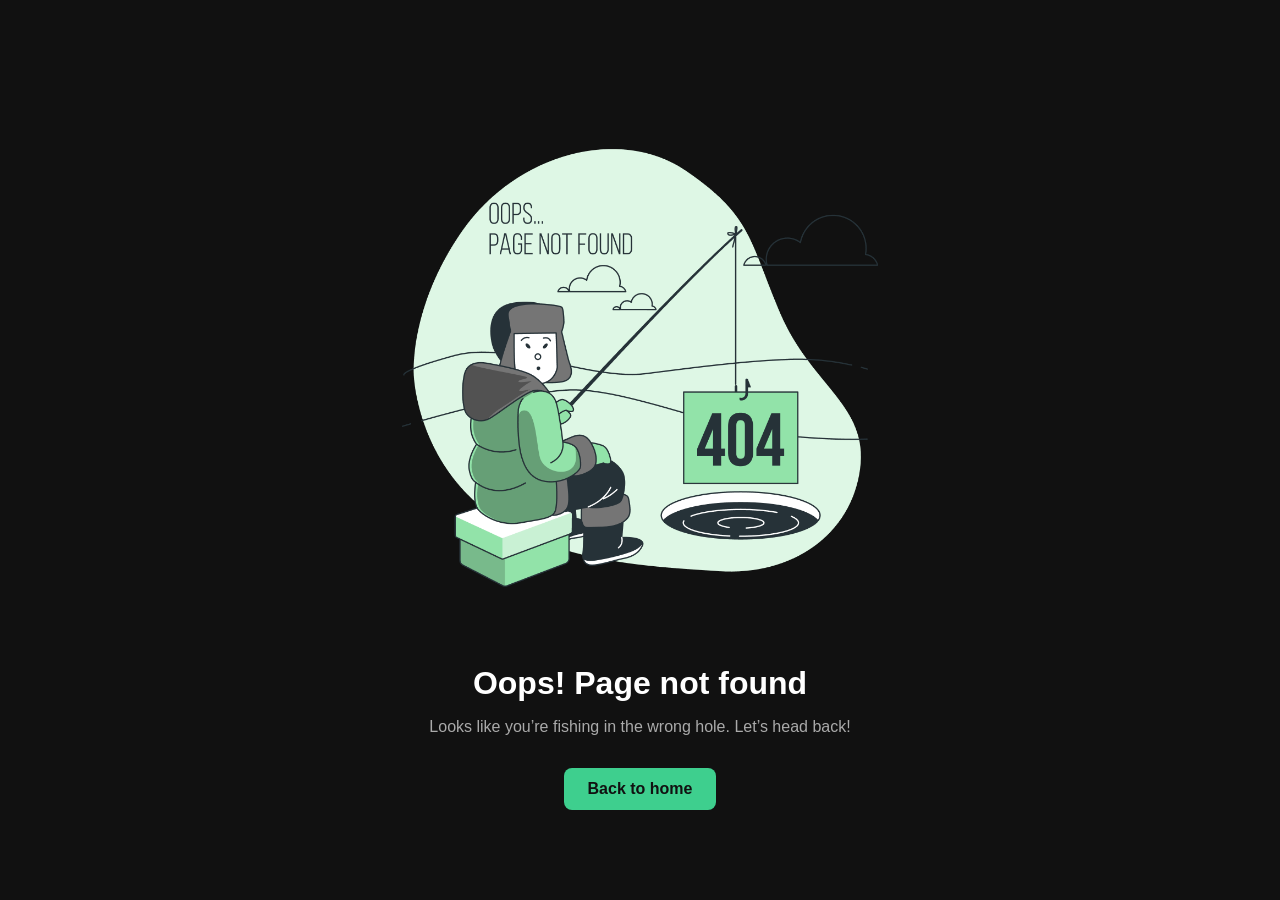
<file: 404-error/index.html>
<!DOCTYPE html>
<html lang="en">
  <head>
    <meta charset="UTF-8" />
    <meta name="viewport" content="width=device-width, initial-scale=1.0" />
    <title>Custom 404 Page</title>
    <link rel="stylesheet" href="style.css" />
  </head>
  <body>
    <img src="404.png" alt="404 illustration" />
    <h1>Oops! Page not found</h1>
    <p>Looks like you’re fishing in the wrong hole. Let’s head back!</p>
    <a href="#">Back to home</a>
  </body>
</html>
</file>
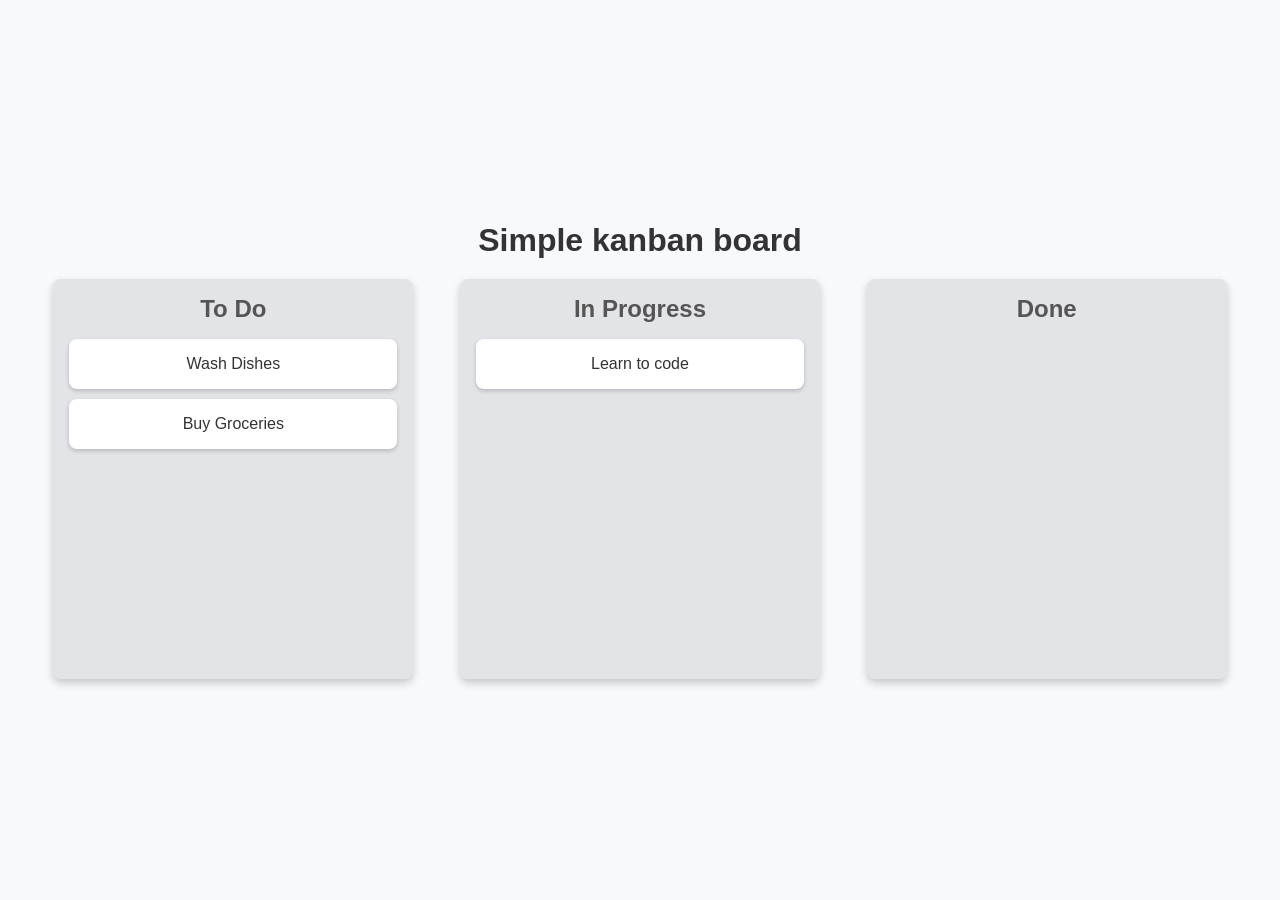
<file: drag-drop/index.html>
<!DOCTYPE html>
<html lang="en">
<head>
    <meta charset="UTF-8">
    <meta name="viewport" content="width=device-width, initial-scale=1.0">
    <title>Drag Drop</title>
    <link rel="stylesheet" href="style.css">
</head>
<body>
    <div class="container">
        <h1>Simple kanban board</h1>

        <div class="board">
            <!-- LIST 1 -->
            <div class="list" id="list1">
                <h2>To Do</h2>
                <div class="card" draggable="true" id="card1">Wash Dishes</div>
                <div class="card" draggable="true" id="card2">Buy Groceries</div>
            </div>

            <!-- LIST 2 -->
            <div class="list" id="list2">
                <h2>In Progress</h2>
                <div class="card" draggable="true"  id="card3">Learn to code</div>
            </div>

            <!-- LIST 3 -->
            <div class="list" id="list3">
                <h2>Done</h2>
            </div>
        </div>
    </div>

    <script src="script.js"></script>
</body>
</html>
</file>
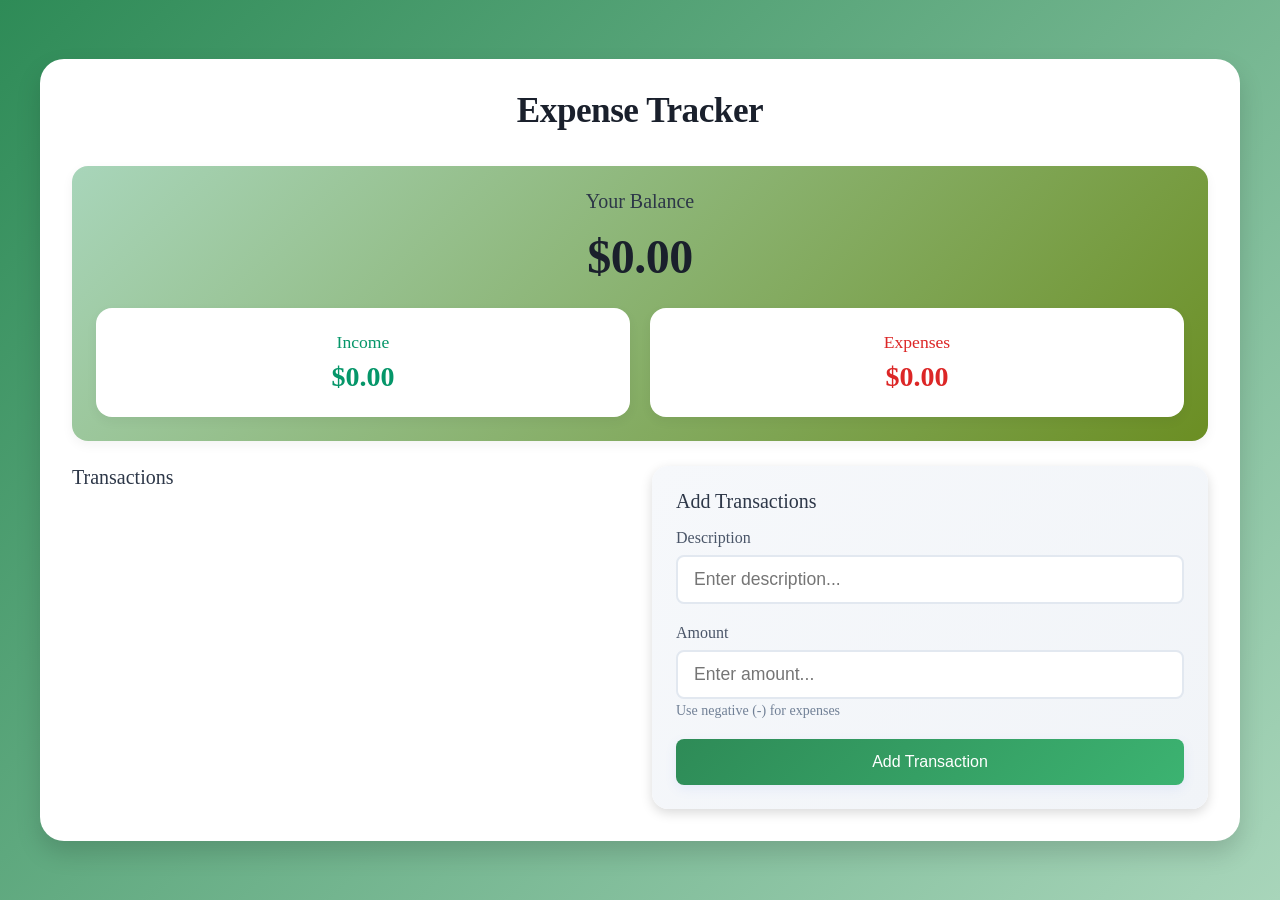
<file: expense-tracker/index.html>
<!DOCTYPE html>
<html lang="en">
<head>
    <meta charset="UTF-8">
    <meta name="viewport" content="width=device-width, initial-scale=1.0">
    <title>Expense Tracker</title>
    <link rel="stylesheet" href="style.css">
</head>
<body>
    <div class="container">
        <h1>Expense Tracker</h1>

        <div class="balance-container">
            <h2>Your Balance</h2>
            <h1 id="balance">$0.00</h1>

            <div class="summary">
                <div class="income">
                    <h3>Income</h3>
                    <p id="income-amount">$0.00</p>
                </div>

                <div class="expenses">
                    <h3>Expenses</h3>
                    <p id="expense-amount">$0.00</p>
                </div>
            </div>
        </div>

        <div class="main-content">
            <div class="transaction-container">
                <h2>Transactions</h2>
                <ul id="transaction-list">
                    <!-- TRANSACTIONS WIL BE INSERTED HERE -->
                </ul>
            </div>

            <div class="form-container">
                <h2>Add Transactions</h2>

                <form id="transaction-form">
                    <div class="form-group">
                        <label for="description">Description</label>
                        <input type="text" id="description" placeholder="Enter description..." required>
                    </div>

                    <div class="form-group">
                        <label for="amount">Amount</label>
                        <input type="number" id="amount" placeholder="Enter amount..." required>
                        <small>Use negative (-) for expenses</small>
                    </div>

                    <button type="submit">Add Transaction</button>
                </form>
            </div>
        </div>
    </div>

    <script src="script.js"></script>
</body>
</html>
</file>
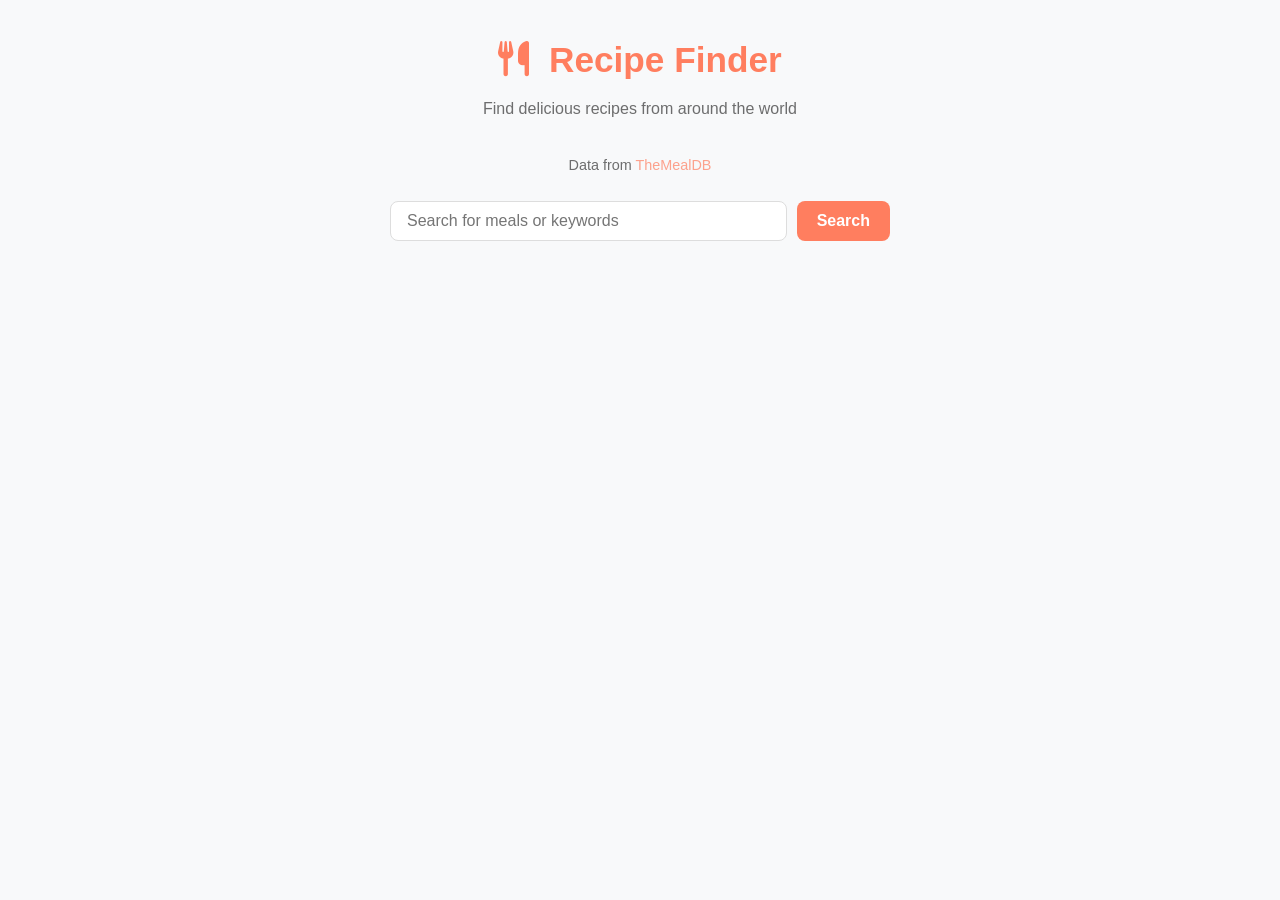
<file: food-recipe/index.html>
<!DOCTYPE html>
<html lang="en">
  <head>
    <meta charset="UTF-8" />
    <meta name="viewport" content="width=device-width, initial-scale=1.0" />
    <title>Recipe Finder App</title>
    <link rel="stylesheet" href="style.css" />
    <link
      rel="stylesheet"
      href="https://cdnjs.cloudflare.com/ajax/libs/font-awesome/6.7.2/css/all.min.css"
      integrity="sha512-Evv84Mr4kqVGRNSgIGL/F/aIDqQb7xQ2vcrdIwxfjThSH8CSR7PBEakCr51Ck+w+/U6swU2Im1vVX0SVk9ABhg=="
      crossorigin="anonymous"
      referrerpolicy="no-referrer"
    />
  </head>
  <body>
    <div class="container">
      <header>
        <h1><i class="fas fa-utensils"></i> Recipe Finder</h1>
        <p>Find delicious recipes from around the world</p>
      </header>

      <p class="api-link">Data from <a href="https://www.themealdb.com/api.php">TheMealDB</a></p>

      <div class="search-container">
        <input type="text" id="search-input" placeholder="Search for meals or keywords" />
        <button id="search-btn">Search</button>
      </div>

      <div id="error-container" class="hidden">
        <p>No meals found. Try another search term!</p>
      </div>

      <div id="result-heading"></div>

      <div id="meals" class="meals-container"></div>

      <div id="meal-details" class="hidden">
        <button id="back-btn"><i class="fas fa-arrow-left"></i> Back to recipes</button>

        <div class="meal-details-content"></div>
      </div>
    </div>

    <script src="script.js"></script>
  </body>
</html>
</file>
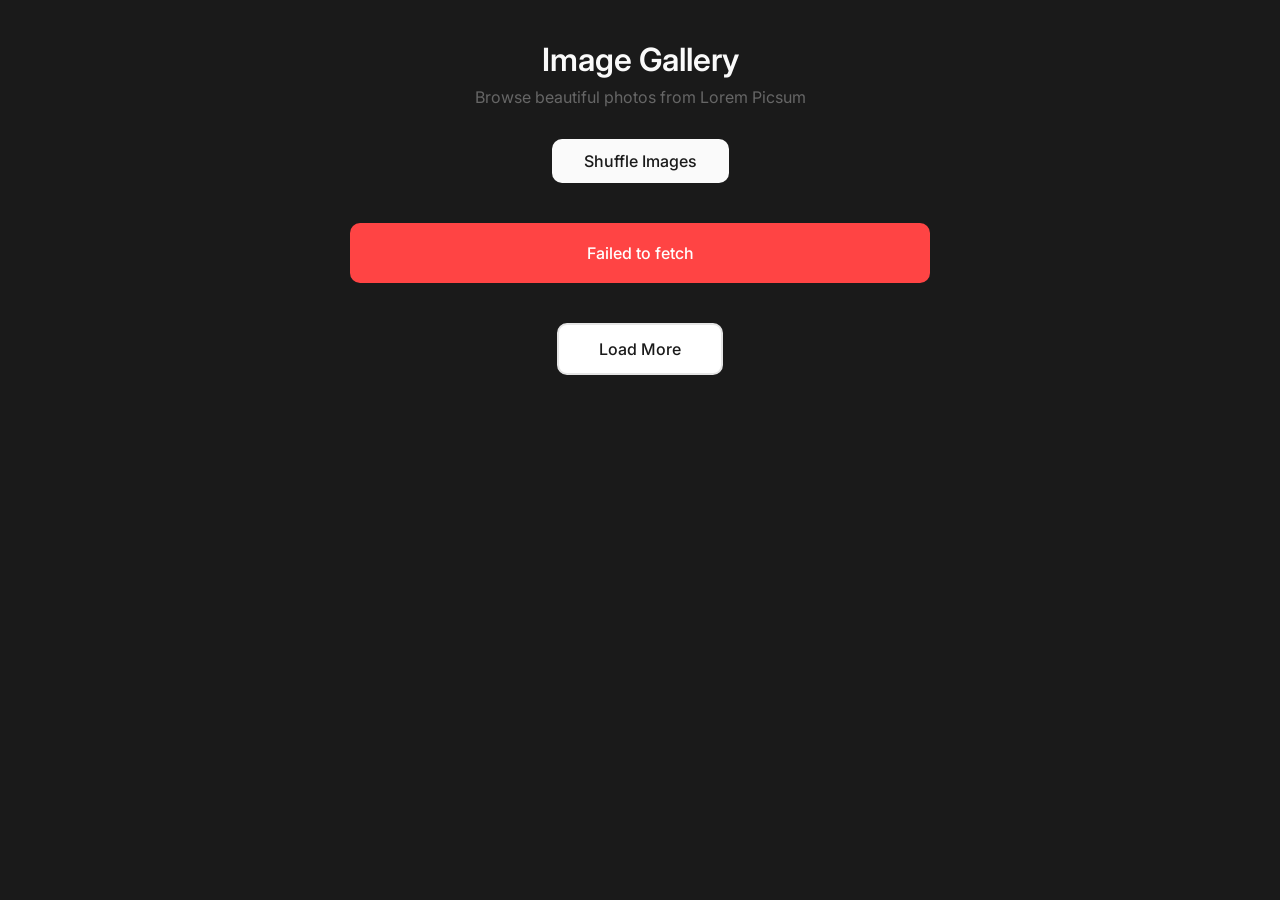
<file: image-shuffler/index.html>
<!DOCTYPE html>
<html lang="en">

<head>
    <meta charset="UTF-8" />
    <meta name="viewport" content="width=device-width, initial-scale=1.0" />
    <title>Image Gallery - Shuffler</title>
    <link rel="stylesheet" href="style.css" />
    <script src="script.js" defer></script>
</head>

<body>
    <div class="container">
        <header>
            <h1>Image Gallery</h1>
            <p>Browse beautiful photos from Lorem Picsum</p>
        </header>

        <div class="controls">
            <button class="shuffle-btn" id="shuffleBtn">Shuffle Images</button>
        </div>

        <div class="error" id="errorMessage"></div>

        <div class="image-grid" id="imageGrid">
            <!-- THIS IS WHAT WE ADD WITH script.js file -->

            <!-- <div class="image-card">
          <img src="..." alt="Photo by ..." />

          <div class="overlay">
            <a href="image.url" target="_blank"> Photo by img.author </a>
          </div>
        </div> -->
        </div>

        <button class="load-more" id="loadMore">Load More</button>
    </div>
</body>

</html>
</file>
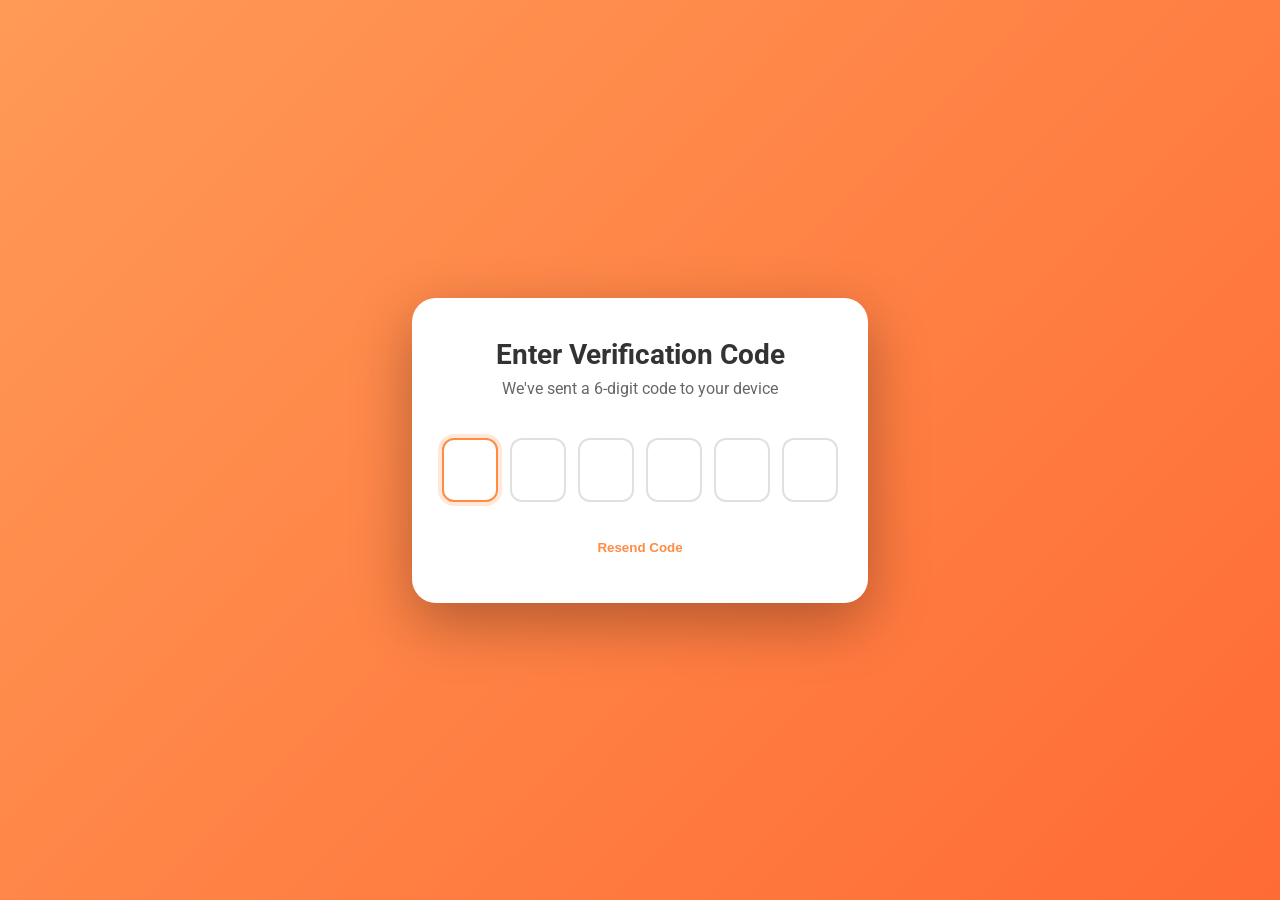
<file: otp-input/index.html>
<!doctype html>
<html lang="en">
  <head>
    <meta charset="UTF-8" />
    <meta name="viewport" content="width=device-width, initial-scale=1.0" />
    <title>OTP Input UI</title>
    <link rel="stylesheet" href="style.css" />
    <script src="script.js" defer></script>
  </head>
  <body>
    <div class="container">
      <div class="card">
        <h1>Enter Verification Code</h1>
        <p class="subtitle">We've sent a 6-digit code to your device</p>

        <div class="otp-container">
          <input type="text" class="otp-input" maxlength="1" inputmode="numeric" />
          <input type="text" class="otp-input" maxlength="1" inputmode="numeric" />
          <input type="text" class="otp-input" maxlength="1" inputmode="numeric" />
          <input type="text" class="otp-input" maxlength="1" inputmode="numeric" />
          <input type="text" class="otp-input" maxlength="1" inputmode="numeric" />
          <input type="text" class="otp-input" maxlength="1" inputmode="numeric" />
        </div>

        <button class="btn-resend" id="resend-btn">Resend Code</button>

        <!-- feedback UI (shown when code is complete) -->
        <div class="feedback-ui hidden" id="feedback-ui">
          <div class="success-icon">✓</div>
          <h2>Code Verified!</h2>
          <p class="feedback-message">Your verification code has been successfully verified.</p>
          <button class="btn-continue" id="continue-btn">Continue</button>
        </div>
      </div>
    </div>
  </body>
</html>
</file>
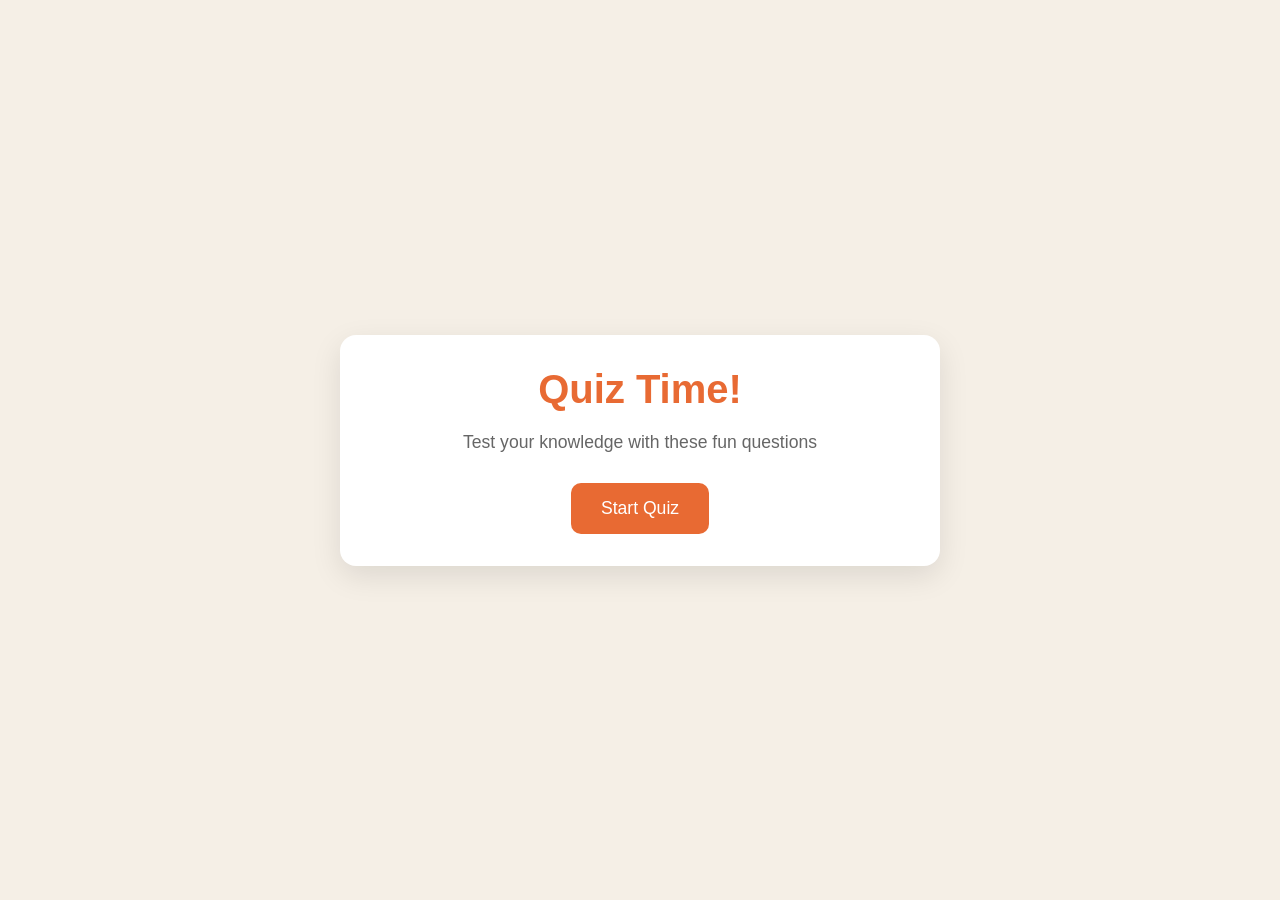
<file: quiz-game/index.html>
<!DOCTYPE html>
<html lang="en">
<head>
    <meta charset="UTF-8">
    <meta name="viewport" content="width=device-width, initial-scale=1.0">
    <title>Quiz Game</title>
    <link rel="stylesheet" href="style.css">
</head>
<body>
    <div class="container">
        <div class="screen active" id="start-screen">
            <h1>Quiz Time!</h1>
            <p>Test your knowledge with these fun questions</p>
            <button id="start-btn">Start Quiz</button>
        </div>

        <div class="screen" id="quiz-screen">
            <div class="quiz-header">
                <h2 id="question-text">Question goes here</h2>
                <div class="quiz-info">
                    <p>
                        Question <span id="current-question">1</span> of <span id="total-questions">5</span>
                    </p>
                    <p>
                        Score: <span id="score">0</span>
                    </p>
                </div>
            </div>
            
            <div  class="answers-container" id="answers-container">
                <!--Answers button will be inserted here from our js code later some point-->
            </div>

            <div class="progress-bar">
                <div class="progress" id="progress">
                </div>
            </div>
        </div>

        <div class="screen" id="result-screen">
            <h1>Quiz Results</h1>
            <div class="result-info">
                <p>You scored <span id="final-score">0</span> out of <span id="max-score">5</span></p>
                <div id="result-message"></div>
            </div>
            <button id="restart-btn">Restart Quiz</button>
        </div>
    </div>

    <script src="script.js"></script>
</body>
</html>
</file>
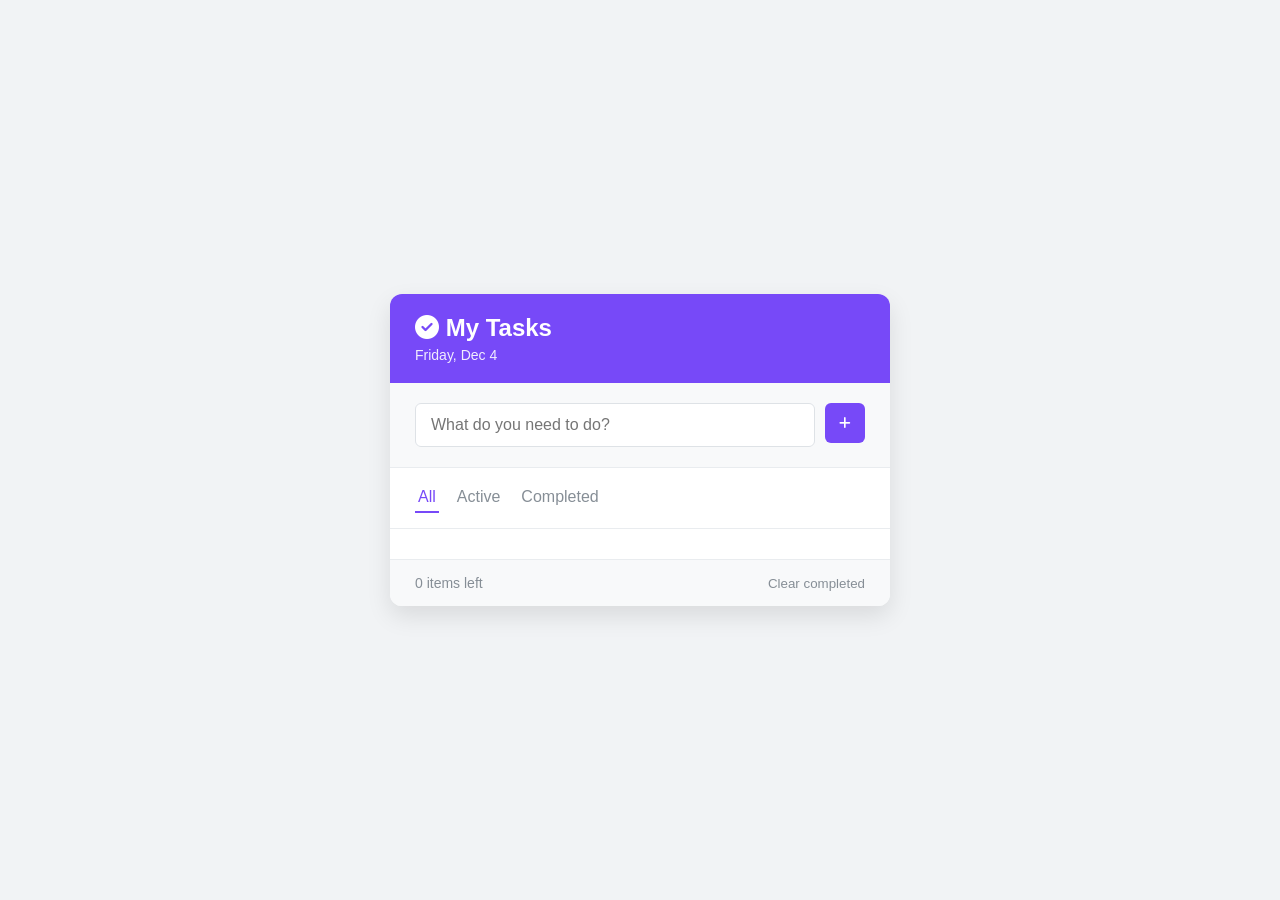
<file: to-do-app/index.html>
<!DOCTYPE html>
<html lang="en">
  <head>
    <meta charset="UTF-8" />
    <meta name="viewport" content="width=device-width, initial-scale=1.0" />
    <title>Todo App</title>
    <link rel="stylesheet" href="style.css" />
    <link
      rel="stylesheet"
      href="https://cdnjs.cloudflare.com/ajax/libs/font-awesome/6.7.2/css/all.min.css"
      integrity="sha512-Evv84Mr4kqVGRNSgIGL/F/aIDqQb7xQ2vcrdIwxfjThSH8CSR7PBEakCr51Ck+w+/U6swU2Im1vVX0SVk9ABhg=="
      crossorigin="anonymous"
      referrerpolicy="no-referrer"
    />
  </head>
  <body>
    <div class="app">
      <header>
        <h1>
          <i class="fas fa-check-circle"></i>
          My Tasks
        </h1>
        <p id="date"></p>
      </header>

      <div class="todo-input">
        <input type="text" id="task-input" placeholder="What do you need to do?" />
        <button id="add-task">
          <i class="fas fa-plus"></i>
        </button>
      </div>

      <div class="filters">
        <span class="filter active" data-filter="all"> All </span>
        <span class="filter" data-filter="active"> Active </span>
        <span class="filter" data-filter="completed"> Completed </span>
      </div>

      <div class="todos-container">
        <ul id="todos-list">
          <!-- li will be inserted right here later in the video -->
          <!-- <li class="todo-item">
            <label class="checkbox-container">
              <input type="checkbox" class="todo-checkbox" />
              <span class="checkmark"></span>
            </label>
            <span class="todo-item-text">Buy groceries</span>
            <button class="delete-btn"><i class="fas fa-times"></i></button>
          </li> -->
        </ul>
        <div class="empty-state hidden">
          <i class="fas fa-clipboard-list"></i>
          <p>No tasks here yet</p>
        </div>
      </div>

      <footer>
        <p id="items-left">0 items left</p>
        <button id="clear-completed">Clear completed</button>
      </footer>
    </div>

    <script src="script.js"></script>
  </body>
</html>
</file>
<file: 404-error/style.css>
* {
  margin: 0;
  padding: 0;
  box-sizing: border-box;
}

body {
  background-color: #111;
  color: #fff;
  display: flex;
  flex-direction: column;
  justify-content: center;
  align-items: center;
  height: 100vh;
  font-family: sans-serif;
}

img {
  width: 100%;
  max-width: 550px;
  margin-bottom: 1.5rem;
}

h1 {
  font-size: 2rem;
  margin-bottom: 1rem;
}

p {
  font-size: 1rem;
  color: #aaa;
  margin-bottom: 2rem;
}

a {
  background-color: #3ecf8e;
  color: #111;
  text-decoration: none;
  padding: 0.75rem 1.5rem;
  border-radius: 8px;
  font-weight: bold;
  transition: background-color 0.3s;
}

a:hover {
  background-color: #04fc8d;
}

@media (max-width: 600px) {
  img {
    max-width: 400px;
  }

  h1 {
    font-size: 1.5rem;
  }

  p {
    font-size: 0.9rem;
  }
}
</file>
<file: drag-drop/style.css>
* {
    padding: 0;
    margin: 0;
    box-sizing: border-box;
}

body {
    font-family: sans-serif;
    background-color: #f7f9fc;
    display: flex;
    justify-content: center;
    align-items: center;
    min-height: 100vh;
}

.container {
    text-align: center;
    width: 100%;
    padding: 1.2rem;
}

h1 {
    color: #333;
    margin-bottom: 20px;
    font-size: 2rem;
}

.board {
    display: flex;
    justify-content: space-around;
    align-items: flex-start;
    width: 100%;
    max-width: 1200px;
    margin: 0 auto;
    gap: 20px;
}

.list {
    background-color: #e3e4e8;
    padding: 1rem;
    border-radius: 8px;
    width: 30%;
    min-height: 400px;
    box-shadow: 0 4px 8px rgba(0, 0, 0, 0.2);
}

.list h2 {
    color: #555;
    margin-bottom: 1rem;
    font-size: 1.5rem;
}

.card {
    background-color: white;
    color: #333;
    padding: 1rem;
    margin-bottom: 10px;
    border-radius: 8px;
    cursor: grab;
    box-shadow: 0 2px 4px rgba(0, 0, 0, 0.2);
    transition: transform 0.2s, box-shadow 0.2s;
}

.card:active {
    cursor: grabbing;
    transform: scale(1.05);
    box-shadow: 0px 4px 8px rgba(0, 0, 0, 0.2);
}

.list.over {
    background-color: #d1d3d8;
}

@media (max-width:768px) {
    .board {
        flex-direction: column;
        align-items: center;
    }

    .list {
        width: 80%;
        margin-bottom: 20px;
    }
}
</file>
<file: expense-tracker/style.css>
*  {
    margin: 0;
    padding: 0;
    box-sizing: border-box;
}

body {
    background: linear-gradient(135deg, #2e8b57, #a8d5ba);
    min-height: 100vh;
    font-family: Mulish;
    display: flex;
    align-items: center;
    justify-content: center;
    padding: 20px;
    color: #2d3436;
}

.container {
    width: 100%;
    max-width: 1200px;
    background-color: #fff;
    padding: 2rem;
    border-radius: 24px;
    box-shadow: 0 12px 24px rgba(0, 0, 0, 0.15);
}

h1 {
    text-align: center;
    color: #1a202c;
    margin-bottom: 35px;
    font-size: 2.2rem;
    letter-spacing: -0.5px;
}

h2 {
    color: #2d3748;
    margin-bottom: 1rem;
    font-size: 1.25rem;
    font-weight: 500;
}

.balance-container {
    text-align: center;
    margin-bottom: 25px;
    padding: 24px;
    background: linear-gradient(135deg, #a8d5ba, #6b8e23);
    border-radius: 1rem;
    box-shadow: 0 4px 12px rgba(0, 0, 0, 0.05);
}

.balance-container h1 {
    font-size: 3rem;
    margin: 15px 0;
}

.summary {
    display: grid;
    grid-template-columns: 1fr 1fr;
    gap: 20px;
    margin-top: 24px;
}

.main-content {
    display: grid;
    grid-template-columns: 1fr 1fr;
    gap: 24px;
}

.income,
.expenses {
    background-color: white;
    padding: 24px;
    border-radius: 1rem;
    box-shadow: 0 4px 12px rgba(0, 0, 0, 0.05);
    transition: transform 0.2s ease;
}

.income:hover,
.expenses:hover {
    transform: translateY(-2px);
}

.income h3 {
    color: #059669;
    font-size: 1.1rem;
    font-weight: 500;
}

.expenses h3 {
    color: #dc2626;
    font-size: 1.1rem;
    font-weight: 500;
}

.income p {
    color: #059669;
    margin-top: 8px;
    font-size: 1.75rem;
    font-weight: 600;
}

.expenses p {
    color: #dc2626;
    margin-top: 8px;
    font-size: 1.75rem;
    font-weight: 600;
}

.transaction-container {
    height: 100%;
    display: flex;
    flex-direction: column;
}

#transaction-list {
    list-style: none;
    max-height: 500px;
    overflow-y: auto;
    padding-right: 8px;
    flex-grow: 1;
}

#transaction-list::--webkit-scrollbar {
    width: 8px;
}

#transaction-list::--webkit-scrollbar-track {
    /* track is the bg of the scrollbar */
    background-color: #f1f1f1;
    border-radius: 4px; 
}

#transaction-list::--webkit-scrollbar-thumb {
    /* thumb is the draggable part of the scrollbar */
    background-color: #cbd5e0;
    border-radius: 4px;
}

#transaction-list::--webkit-scrollbar-thumb:hover {
    background-color: #a0aec0; 
}

.transaction {
    display: flex;
    justify-content: space-between;
    align-items: center;
    padding: 1rem 1.2rem;
    margin-bottom: 12px;
    border-radius: 12px;
    background-color: #fff;
    box-shadow: 0 2px 8px rgba(0, 0, 0, 0.05);
    transition: all 0.2s ease;
    border-right: 5px solid;
    animation: slideIn 0.3s ease;
}

@keyframes slideIn {
    from {
        opacity: 0;
        transform: translateX(-20px);
    }

    to {
        opacity: 1;
        transform: translateX(0px);
    }
}

.transaction:hover {
    transform: translateX(4px);
    box-shadow: 0 4px 12px rgba(0, 0, 0, 0.1);
}

.transaction.income {
    border-right-color: #059669;
}

.transaction.expense {
    border-right-color: #dc2626;
}

.transaction .delete-btn {
    background: none;
    border: none;
    color: #dc2626;
    cursor: pointer;
    font-size: 1.4rem;
    opacity: 0;
    transition: all 0.2s ease;
    padding: 4px 8px;
    border-radius: 4px;
    margin-left: 12px;
}

.transaction:hover .delete-btn {
    opacity: 1;
}

.transaction .delete-btn:hover {
    background-color: #fee2e2;
    transform: scale(1.1);
}

.form-container {
    background: linear-gradient(135deg, #f6f8fb, #f1f4f8);
    padding: 24px;
    border-radius: 16px;
    box-shadow: 0 4px 12px rgba(0, 0, 0, 0.15);
    height: 100%;
    display: flex;
    flex-direction: column;
}

.form-container form {
    height: 100%;
    display: flex;
    flex-direction: column;
}

.form-group {
    margin-bottom: 20px;
}

label {
    display: block;
    margin-bottom: 8px;
    color: #4a5568;
    font-weight: 500;
}

input {
    width: 100%;
    padding: 12px 16px;
    border: 2px solid #e2e8f0;
    border-radius: 8px;
    font-size: 1.1rem;
    transition: all 0.2s ease;
    background-color: white;
}


input:focus {
    outline: none;
    border-color: #667eea;
    box-shadow: 0 0 0 3px rgba(102, 126, 234, 0.1);
}

input:hover {
    border-color: #cbd5e0;
}

small {
    color: #718096;
    font-size: 0.875rem;
    margin-top: 4px;
    display: block;
}

button[type="submit"] {
    width: 100%;
    padding: 14px;
    background: linear-gradient(135deg, #2e8b57, #3cb371 100%);
    color: white;
    border: none;
    border-radius: 8px;
    cursor: pointer;
    font-size: 1rem;
    font-weight: 500;
    transition: all 0.2s ease;
    box-shadow: 0 4px 12px rgba(102, 126, 234, 0.1);
    margin-top: auto;
}

button[type="submit"]:hover {
    transform: translateY(-2px);
    box-shadow: 0 6px 16px rgba(102, 126, 234, 0.1);
}

button[type="submit"]:active {
    transform: translateY(0);
}


/* responsiveness */
@media (max-width: 900px) {
    .main-content {
        grid-template-columns: 1fr;
    }

    #transaction-list {
        max-height: 300px;
    }
}

@media (max-width: 480px) {
    .container {
        padding: 24px;
    }

    .summary {
        grid-template-columns: 1fr;
        gap: 16px;
    }

    .balance-container h1 {
        font-size: 2.5rem;
    }

    .income p,
    .expenses p {
        font-size: 1.5rem;
    }

    .transaction {
        padding: 14px 16px;
    }

    h1 {
        font-size: 1.8rem;
    }
}
</file>
<file: food-recipe/style.css>
* {
  margin: 0;
  padding: 0;
  box-sizing: border-box;
}

/* Color Palette */
:root {
  --primary: #ff7e5f;
  --primary-dark: #eb5e41;
  --primary-light: #ffb199;
  --secondary: #0ba360;
  --text-dark: #333333;
  --text-light: #f8f9fa;
  --background: #ffffff;
  --background-light: #f8f9fa;
  --card-bg: #ffffff;
  --border-radius: 8px;
  --shadow: 0 2px 4px rgba(0, 0, 0, 0.1);
  --transition: all 0.3s ease;
}

body {
  font-family: sans-serif;
  background-color: var(--background-light);
  color: var(--text-dark);
  line-height: 1.6;
}

.container {
  width: 100%;
  max-width: 1000px;
  margin: 0 auto;
  padding: 2rem 1rem;
}

header {
  text-align: center;
  margin-bottom: 2rem;
}

h1 {
  font-size: 2.2rem;
  color: var(--primary);
  margin-bottom: 0.5rem;
}

h1 i {
  margin-right: 10px;
}

header p {
  color: var(--text-dark);
  opacity: 0.7;
}

.search-container {
  display: flex;
  margin-bottom: 2rem;
  gap: 10px;
  max-width: 500px;
  margin-left: auto;
  margin-right: auto;
}

input[type="text"] {
  flex: 1;
  padding: 10px 16px;
  font-size: 1rem;
  border-radius: var(--border-radius);
  border: 1px solid #ddd;
  background-color: var(--background);
  color: var(--text-dark);
  outline: none;
}

input[type="text"]:focus {
  border-color: var(--primary);
}

button {
  background-color: var(--primary);
  color: white;
  border: none;
  border-radius: var(--border-radius);
  padding: 0 20px;
  font-size: 1rem;
  font-weight: 600;
  cursor: pointer;
  transition: var(--transition);
}

button:hover {
  background-color: var(--primary-dark);
}

#result-heading {
  text-align: center;
  margin-bottom: 1.5rem;
  font-size: 1.2rem;
  color: var(--text-dark);
}

.meals-container {
  display: grid;
  grid-template-columns: repeat(auto-fill, minmax(250px, 1fr));
  gap: 1.5rem;
}

.meal {
  background-color: var(--card-bg);
  border-radius: var(--border-radius);
  box-shadow: var(--shadow);
  overflow: hidden;
  transition: var(--transition);
  cursor: pointer;
  position: relative;
}

.meal:hover {
  transform: translateY(-5px);
  box-shadow: 0 5px 10px rgba(0, 0, 0, 0.1);
}

.meal img {
  width: 100%;
  height: 180px;
  object-fit: cover;
}

.meal-info {
  padding: 1rem;
}

.meal-title {
  font-size: 1.1rem;
  margin-bottom: 0.5rem;
  color: var(--text-dark);
}

.meal-category {
  display: inline-block;
  background-color: var(--primary-light);
  color: var(--text-dark);
  padding: 3px 8px;
  font-size: 0.8rem;
  border-radius: 20px;
  margin-bottom: 10px;
}

#meal-details {
  background-color: var(--background);
  border-radius: var(--border-radius);
  box-shadow: var(--shadow);
  padding: 1.5rem;
  margin: 2rem 0;
}

#back-btn {
  margin-bottom: 1.5rem;
  background-color: transparent;
  color: var(--primary);
  border: 1px solid var(--primary);
  padding: 8px 16px;
}

#back-btn:hover {
  background-color: var(--primary);
  color: white;
}

.meal-details-content {
  display: flex;
  flex-direction: column;
  align-items: center;
}

.meal-details-img {
  width: 100%;
  max-width: 400px;
  border-radius: var(--border-radius);
  margin-bottom: 1.5rem;
}

.meal-details-title {
  font-size: 1.8rem;
  color: var(--primary);
  margin-bottom: 0.5rem;
  text-align: center;
}

.meal-details-category {
  margin-bottom: 1rem;
  text-align: center;
}

.meal-details-category span {
  background-color: var(--primary-light);
  padding: 4px 12px;
  border-radius: 20px;
  font-size: 0.9rem;
}

.meal-details-instructions {
  line-height: 1.7;
  margin-bottom: 1.5rem;
}

.meal-details-instructions h3 {
  margin-bottom: 0.5rem;
}

.ingredients-list {
  list-style-type: none;
  display: grid;
  grid-template-columns: repeat(auto-fill, minmax(180px, 1fr));
  gap: 8px;
  margin-bottom: 1.5rem;
  width: 100%;
}

.ingredients-list li {
  display: flex;
  align-items: center;
  padding: 6px 10px;
  background-color: var(--background-light);
  border-radius: var(--border-radius);
  font-size: 0.9rem;
}

.ingredients-list li i {
  color: var(--secondary);
  margin-right: 8px;
}

.youtube-link {
  display: inline-block;
  background-color: #ff0000;
  color: white;
  padding: 8px 16px;
  border-radius: 4px;
  text-decoration: none;
  font-weight: 600;
  margin-top: 1rem;
  font-size: 0.9rem;
}

.youtube-link i {
  margin-right: 8px;
}

#error-container {
  background-color: rgba(255, 126, 95, 0.1);
  border: 1px solid var(--primary);
  color: var(--primary-dark);
  padding: 1rem;
  border-radius: var(--border-radius);
  text-align: center;
  margin-bottom: 1.5rem;
}

.api-link {
  text-align: center;
  padding-bottom: 1.5rem;
  color: var(--text-dark);
  opacity: 0.7;
  font-size: 0.9rem;
}

.api-link a {
  color: var(--primary);
  text-decoration: none;
}

.hidden {
  display: none;
}

@media (max-width: 600px) {
  .search-container {
    flex-direction: column;
  }

  button#search-btn {
    width: 100%;
    padding: 10px;
  }

  .meals-container {
    grid-template-columns: 1fr;
  }

  .meal-details-img {
    max-width: 100%;
  }

  .ingredients-list {
    grid-template-columns: 1fr;
  }
}
</file>
<file: image-shuffler/style.css>
@import url(https://fonts.googleapis.com/css?family=Inter:100,200,300,regular,500,600,700,800,900,100italic,200italic,300italic,italic,500italic,600italic,700italic,800italic,900italic);

* {
  margin: 0;
  padding: 0;
  box-sizing: border-box;
}

body {
  font-family: "Inter", sans-serif;
  background-color: #1a1a1a;
  color: #fafafa;
  min-height: 100vh;
}

.container {
  max-width: 1200px;
  margin: 0 auto;
  padding: 40px 20px;
}

header {
  text-align: center;
  margin-bottom: 32px;
}

header h1 {
  font-size: 2rem;
  font-weight: 600;
  margin-bottom: 8px;
}

header p {
  color: #666;
}

.controls {
  text-align: center;
  margin-bottom: 40px;
}

.shuffle-btn {
  padding: 12px 32px;
  font-size: 1rem;
  font-weight: 500;
  font-family: "Inter", sans-serif;
  background-color: #fafafa;
  color: #1a1a1a;
  border: none;
  border-radius: 10px;
  cursor: pointer;
  transition: all 0.2s ease;
}

.shuffle-btn:hover {
  background-color: #333;
  color: #fff;
}

.image-grid {
  display: grid;
  grid-template-columns: repeat(auto-fill, minmax(280px, 1fr));
  gap: 20px;
  margin-bottom: 40px;
}

.image-card {
  position: relative;
  border-radius: 12px;
  overflow: hidden;
  background-color: #e5e5e5;
  aspect-ratio: 4/3;
  cursor: pointer;
}

.image-card img {
  width: 100%;
  height: 100%;
  object-fit: cover;
  display: block;
  transition: transform 0.3s ease;
}

.image-card:hover img {
  transform: scale(1.05);
}

.image-card .overlay {
  position: absolute;
  bottom: 0;
  left: 0;
  right: 0;
  padding: 1rem;
  opacity: 0;
  transition: opacity 0.3s ease;
  background: linear-gradient(transparent, rgba(0, 0, 0, 0.7));
}

.image-card:hover .overlay {
  opacity: 1;
}

.overlay a {
  color: #fff;
  font-size: 0.85rem;
  text-decoration: none;
}

.overlay a {
  text-decoration: underline;
}

.load-more {
  display: block;
  margin: 0 auto;
  padding: 14px 40px;
  font-size: 1rem;
  font-weight: 500;
  font-family: "Inter", sans-serif;
  background-color: #fff;
  color: #1a1a1a;
  border: 2px solid #e5e5e5;
  border-radius: 10px;
  cursor: pointer;
  transition: all 0.2s ease;
}

.load-more:hover {
  border-color: #1a1a1a;
}

.loading {
  grid-column: 1/-1;
}

.spinner {
  width: 40px;
  height: 40px;
  margin: 0 auto;
  border: 4px solid #333;
  border-top-color: #fafafa;
  border-radius: 50%;
  animation: spin 0.8s linear infinite;
}

@keyframes spin {
  to {
    transform: rotate(360deg);
  }
}

.error {
  display: none;
  text-align: center;
  padding: 20px;
  background-color: #ff4444;
  color: #fff;
  border-radius: 10px;
  font-weight: 500;
  width: 50%;
  margin: 0 auto;
}

@media (max-width: 600px) {
  header h1 {
    font-size: 1.5rem;
  }

  .shuffle-btn {
    width: 100%;
  }
}
</file>
<file: otp-input/style.css>
@import url(https://fonts.googleapis.com/css?family=Roboto:100,200,300,regular,500,600,700,800,900,100italic,200italic,300italic,italic,500italic,600italic,700italic,800italic,900italic);

* {
  margin: 0;
  padding: 0;
  box-sizing: border-box;
}

body {
  font-family: "Roboto", sans-serif;
  background: linear-gradient(135deg, #ff9a56 0%, #ff6b35 100%);
  min-height: 100vh;
  display: flex;
  align-items: center;
  justify-content: center;
  padding: 20px;
}

.card {
  background: white;
  border-radius: 24px;
  padding: 40px 30px;
  box-shadow: 0 20px 60px rgba(0, 0, 0, 0.3);
  text-align: center;
  max-width: 500px;
  width: 100%;
}

h1 {
  color: #333;
  font-size: 28px;
  margin-bottom: 8px;
}

.subtitle {
  color: #666;
  margin-bottom: 40px;
}

.otp-container {
  display: flex;
  gap: 12px;
  justify-content: center;
  margin-bottom: 30px;
}

.otp-input {
  width: 56px;
  height: 64px;
  border: 2px solid #e0e0e0;
  border-radius: 12px;
  font-size: 32px;
  font-weight: 700;
  text-align: center;
  outline: none;
  transition: 0.3s;
}

.otp-input:focus {
  border-color: #ff8c42;
  box-shadow: 0 0 0 4px rgba(255, 140, 66, 0.2);
}

.btn-resend {
  background: none;
  border: none;
  color: #ff8c42;
  font-weight: 600;
  cursor: pointer;
  padding: 8px 16px;
  border-radius: 8px;
}

.btn-resend:hover {
  background: #fff5f0;
}

.feedback-ui {
  text-align: center;
}

.hidden {
  display: none;
}

.success-icon {
  width: 80px;
  height: 80px;
  margin: 0 auto 24px;
  background: linear-gradient(135deg, #ff8c42 0%, #ff6b35 100%);
  border-radius: 50%;
  display: flex;
  align-items: center;
  justify-content: center;
  font-size: 48px;
  color: white;
  box-shadow: 0 8px 24px rgba(255, 140, 66, 0.3);
}

.feedback-ui h2 {
  color: #333;
  font-size: 28px;
  margin-bottom: 12px;
}

.feedback-message {
  color: #666;
  margin-bottom: 32px;
}

.btn-continue {
  background: linear-gradient(135deg, #ff8c42 0%, #ff6b35 100%);
  color: white;
  border: none;
  padding: 14px 40px;
  font-size: 16px;
  font-weight: 600;
  border-radius: 12px;
  cursor: pointer;
  box-shadow: 0 4px 15px rgba(255, 140, 66, 0.4);
  transition: all 0.3s;
}

.btn-continue:hover {
  transform: translateY(-2px);
}

@media (max-width: 480px) {
  .card {
    padding: 30px 20px;
  }

  .otp-input {
    width: 48px;
    height: 56px;
    font-size: 28px;
  }
}
</file>
<file: quiz-game/style.css>
/* Basic Reset */

* {
    margin:0;
    padding:0;
    box-sizing:border-box;
}

body {
    background:#f5efe6;
    display:flex;
    justify-content:center;
    align-items:center;
    min-height:100vh;
    padding:1rem;
    font-family:sans-serif;
}

.container {
    background-color:white;
    border-radius:1rem;
    box-shadow:0 10px 30px rgba(0,0,0,0.1);
    width:100%;
    max-width:600px;
    overflow:hidden;
    position:relative;
}

/* SCREENS */
.screen {
    display:none;
    padding:2rem;
    text-align:center;
}

.screen.active {
    display:block;
}

/* START SCREEN*/
#start-screen h1 {
    color:#e86a33;
    margin-bottom:20px;
    font-size:2.5rem;
}

#start-screen p {
    color:#666;
    margin-bottom:30px;
    font-size:1.1rem;
}

.quiz-header {
    margin-bottom:2rem;
}

#question-text {
    color:#333;
    font-size:1.5rem;
    margin-bottom:1rem;
    line-height:1.4;
}

.quiz-info {
    display:flex;
    justify-content:space-between;
    color:#666;
    margin-bottom:10px;
}

.answers-container {
    display:flex;
    flex-direction:column;
    gap:10px;
    margin-bottom:25px;
}

.answer-btn {
    background-color:#f8f0e5;
    color:#333;
    border:2px solid #eadbc8;
    border-radius:10px;
    padding:1rem;
    cursor:pointer;
    text-align:left;
    transition:all 0.3s ease;
}

.answer-btn:hover {
    background-color:#eadbc8;
    border-color:#dac0ae;
}

.answer-btn.correct {
    background-color:#e6fff0;
    border-color:#a3f0c4;
    color:#28a745;
}

.answer-btn.incorrect {
    background-color:#fff0f0;
    border-color:#ffbdbd;
    color:#dc3545;
}

.progress-bar {
    height:10px;
    background-color:#f8f0e6;
    border-radius:5px;
    overflow:hidden;
    margin-top:20px;
}

.progress {
    height:100%;
    background-color:#e86a33;
    width:0%;
    transition:width 0.3s ease;
}

/* RESULT SCREEN*/ 
#result-screen h1 {
    color:#e86a33;
    margin-bottom:30px;
}

.result-info {
    background-color:#f8f0e5;
    border-radius:10px;
    padding:20px;
    margin-bottom:30px;
}

.result-info p{
    font-size:1.2rem;
    color:#333;
    margin-bottom:1rem;
}

#result-message {
    font-size:1.5rem;
    font-weight:600;
    color:#e86a33;
}

button {
    background-color:#e86a33;
    color:white;
    border:none;
    border-radius:10px;
    padding:15px 30px;
    font-size:1.1rem;
    cursor:pointer;
    transition:0.3s ease;
}

button:hover {
    background-color:#d45b28;
}

/* RESPONSIVE DESIGN */
@media (max-width:500px) {
    /* when we hit 500px and below, implement the styles below */

    .screen {
        padding:1rem;
    }

    #start-screen h1 {
        font-size:2rem;
    }
}
</file>
<file: to-do-app/style.css>
* {
  margin: 0;
  padding: 0;
  box-sizing: border-box;
}

:root {
  --primary: #7749f8;
  --primary-light: #9775fa;
  --dark: #212529;
  --light: #f8f9fa;
  --gray: #868e96;
  --danger: #fa5252;
  --success: #40c057;
  --border: #e9ecef;
}

body {
  font-family: sans-serif;
  background-color: #f1f3f5;
  min-height: 100vh;
  display: flex;
  justify-content: center;
  align-items: center;
  padding: 20px;
  color: var(--dark);
}

.app {
  width: 100%;
  max-width: 500px;
  background-color: #fff;
  border-radius: 12px;
  overflow: hidden;
  box-shadow: 0 10px 25px rgba(0, 0, 0, 0.1);
}

header {
  background-color: var(--primary);
  color: white;
  padding: 20px 25px;
}

header h1 {
  font-size: 24px;
  margin-bottom: 5px;
  font-weight: 600;
}

header p {
  font-size: 14px;
  opacity: 0.9;
}

.todo-input {
  padding: 20px 25px;
  display: flex;
  gap: 10px;
  background-color: var(--light);
  border-bottom: 1px solid var(--border);
}

.todo-input input {
  flex: 1;
  padding: 12px 15px;
  border: 1px solid #dee2e6;
  font-size: 1rem;
  transition: all 0.2s;
  border-radius: 6px;
}

.todo-input input:focus {
  outline: none;
  border-color: var(--primary);
  box-shadow: 0 0 0 3px rgba(119, 73, 248, 0.15);
}

.todo-input button {
  background-color: var(--primary);
  color: white;
  width: 40px;
  height: 40px;
  border: none;
  border-radius: 6px;
  cursor: pointer;
  transition: all 0.2s;
}

.todo-input button:hover {
  background-color: var(--primary-light);
}

.filters {
  display: flex;
  gap: 15px;
  border-bottom: 1px solid var(--border);
  padding: 15px 25px;
}

.filter {
  padding: 5px 3px;
  cursor: pointer;
  color: var(--gray);
  border-bottom: 2px solid transparent;
  transition: all 0.2s;
}

.filter:hover {
  color: var(--primary);
}

.filter.active {
  color: var(--primary);
  border-bottom: 2px solid var(--primary);
  font-weight: 500;
}

.todos-container {
  padding: 15px 0;
  max-height: 300px;
  overflow-y: auto;
}

#todos-list {
  list-style-type: none;
}

.todo-item {
  padding: 12px 15px;
  display: flex;
  align-items: center;
  transition: background-color 0.2s;
}

.todo-item:hover {
  background-color: var(--light);
}

.checkbox-container {
  margin-right: 15px;
}

.todo-checkbox {
  opacity: 0;
  position: absolute;
}

.checkmark {
  display: inline-block;
  width: 20px;
  height: 20px;
  border: 2px solid #dee2e6;
  border-radius: 4px;
  position: relative;
  cursor: pointer;
  transition: all 0.2s;
}

.todo-checkbox:checked + .checkmark {
  background-color: var(--success);
  border-color: var(--success);
}

.todo-checkbox:checked + .checkmark::after {
  content: "";
  position: absolute;
  left: 6px;
  top: 2px;
  width: 5px;
  height: 10px;
  border: solid white;
  border-width: 0 2px 2px 0;
  transform: rotate(45deg);
}

.todo-item-text {
  flex: 1;
  font-size: 1rem;
  transition: all 0.2s;
}

.todo-item.completed .todo-item-text {
  text-decoration: line-through;
  color: var(--gray);
}

.delete-btn {
  background: none;
  border: none;
  color: var(--gray);
  cursor: pointer;
  font-size: 16px;
  opacity: 0;
  transition: all 0.2s;
}

.todo-item:hover .delete-btn {
  opacity: 1;
}

.delete-btn:hover {
  color: var(--danger);
}

.empty-state {
  display: flex;
  flex-direction: column;
  align-items: center;
  justify-content: center;
  padding: 40px 0;
  color: var(--gray);
}

.empty-state i {
  font-size: 40px;
  margin-bottom: 10px;
  opacity: 0.7;
}

.hidden {
  display: none;
}

footer {
  display: flex;
  justify-content: space-between;
  align-items: center;
  padding: 15px 25px;
  border-top: 1px solid var(--border);
  background-color: var(--light);
  font-size: 14px;
}

#items-left {
  color: var(--gray);
}

#clear-completed {
  background: none;
  border: none;
  color: var(--gray);
  cursor: pointer;
  transition: all 0.2s;
}

#clear-completed:hover {
  color: var(--danger);
}
</file>
